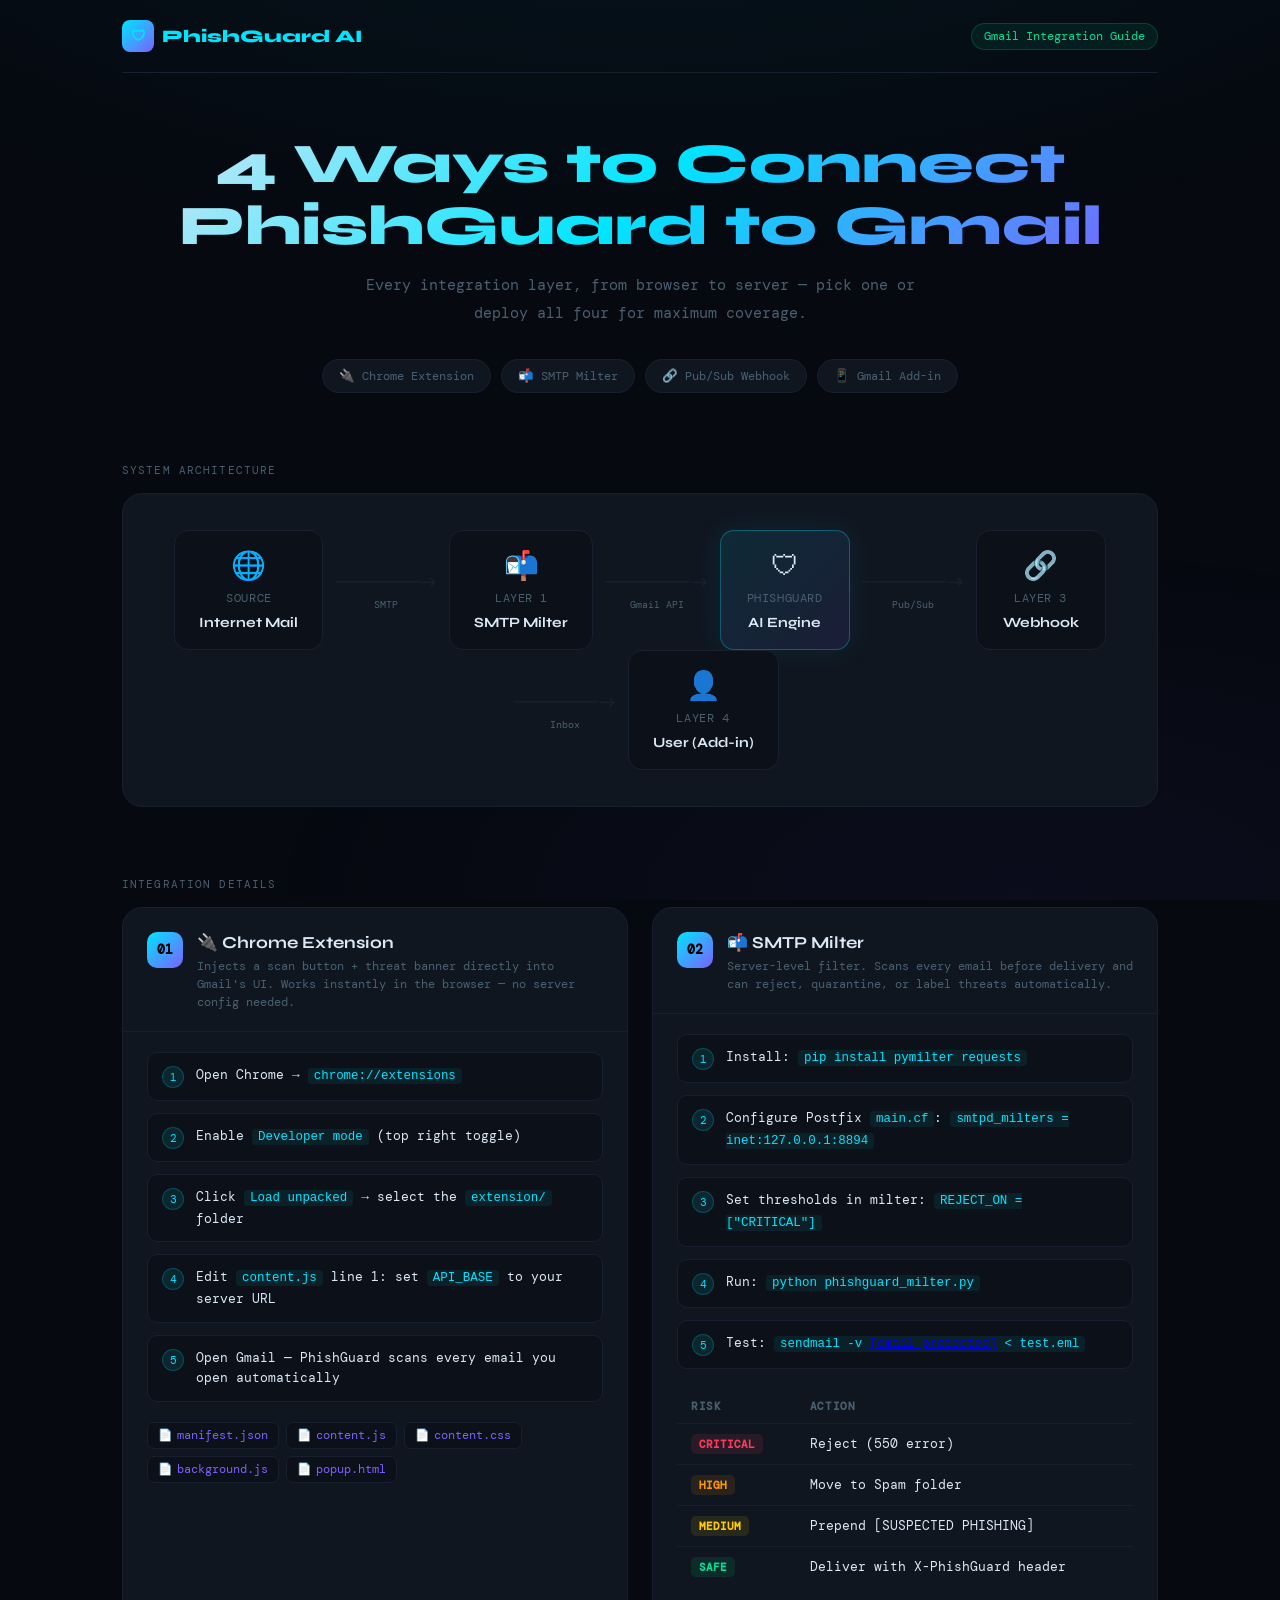
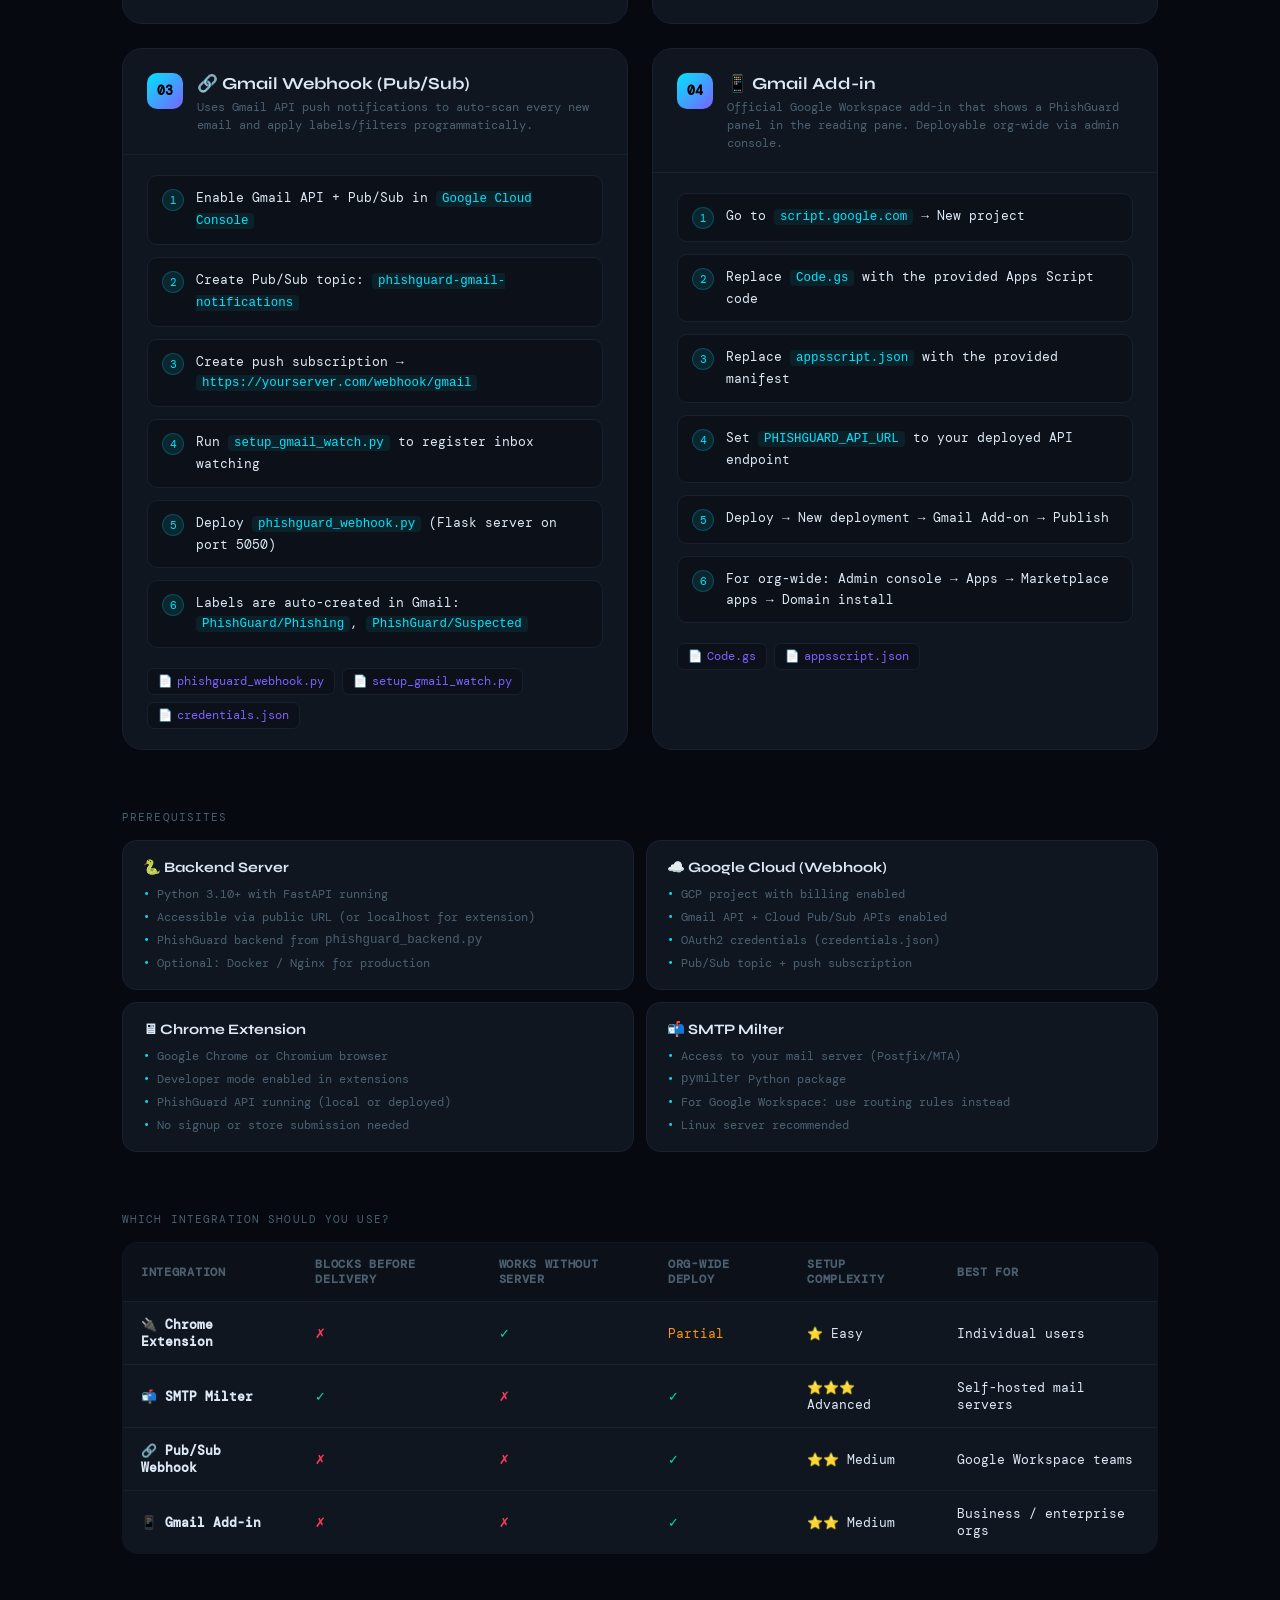
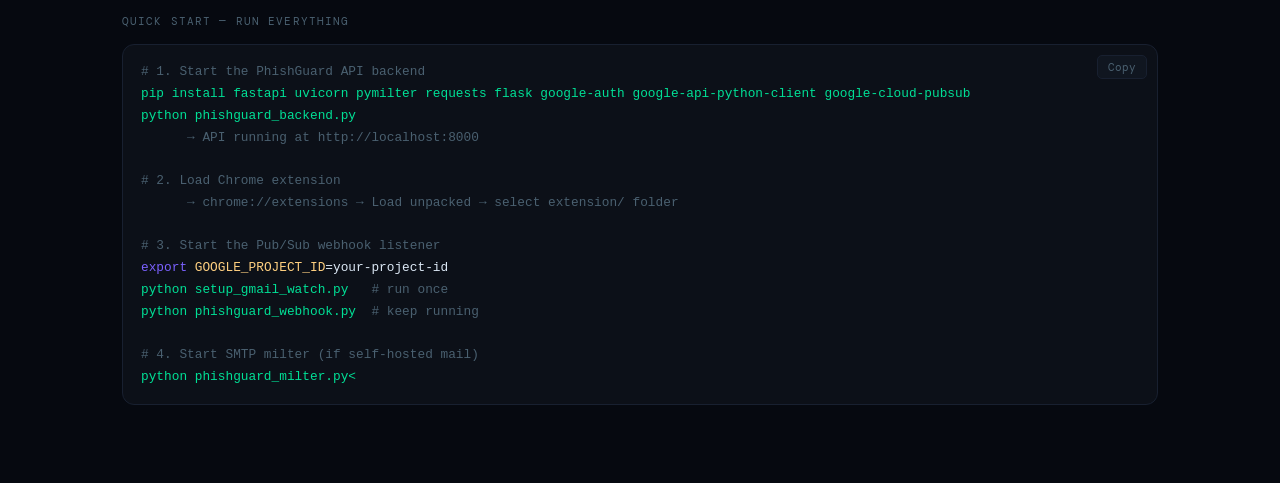
<file: phishguard-vercel/docs/integration-guide.html>
<!DOCTYPE html>
<html lang="en">
<head>
<meta charset="UTF-8"/>
<meta name="viewport" content="width=device-width, initial-scale=1.0"/>
<title>PhishGuard AI — Gmail Integration Guide</title>
<link href="https://fonts.googleapis.com/css2?family=Syne:wght@400;600;700;800&family=DM+Mono:wght@300;400;500&display=swap" rel="stylesheet"/>
<style>
:root {
  --bg: #060910; --surface: #0c1018; --card: #101620;
  --border: #182030; --accent: #00e5ff; --accent2: #7b61ff;
  --danger: #ff3b5c; --warn: #ff9500; --ok: #00e096;
  --text: #dce8f5; --muted: #4a6070;
  --font-head: 'Syne', sans-serif; --font-mono: 'DM Mono', monospace;
}
*, *::before, *::after { box-sizing: border-box; margin: 0; padding: 0; }
html { scroll-behavior: smooth; }
body {
  background: var(--bg); color: var(--text);
  font-family: var(--font-head); min-height: 100vh; overflow-x: hidden;
}
body::before {
  content: ''; position: fixed; inset: 0;
  background-image: radial-gradient(ellipse 80% 50% at 50% -20%, rgba(0,229,255,0.06), transparent),
    radial-gradient(ellipse 60% 40% at 80% 100%, rgba(123,97,255,0.05), transparent);
  pointer-events: none; z-index: 0;
}
.wrapper { position: relative; z-index: 1; max-width: 1100px; margin: 0 auto; padding: 0 32px 80px; }

/* NAV */
nav {
  display: flex; align-items: center; justify-content: space-between;
  padding: 20px 0; border-bottom: 1px solid var(--border); margin-bottom: 60px;
}
.logo { font-size: 1.1rem; font-weight: 800; color: var(--accent); display: flex; align-items: center; gap: 8px; }
.logo-box { width: 32px; height: 32px; background: linear-gradient(135deg, var(--accent), var(--accent2)); border-radius: 8px; display: flex; align-items: center; justify-content: center; font-size: 15px; }
.nav-pill { font-family: var(--font-mono); font-size: 0.72rem; color: var(--ok); background: rgba(0,224,150,0.08); border: 1px solid rgba(0,224,150,0.2); padding: 5px 12px; border-radius: 100px; }

/* HERO */
.hero { text-align: center; margin-bottom: 70px; }
.hero h1 { font-size: clamp(2rem, 5vw, 3.5rem); font-weight: 800; line-height: 1.1; margin-bottom: 16px; background: linear-gradient(135deg, #dce8f5, var(--accent) 50%, var(--accent2)); -webkit-background-clip: text; -webkit-text-fill-color: transparent; background-clip: text; }
.hero-sub { font-family: var(--font-mono); color: var(--muted); font-size: 0.95rem; max-width: 560px; margin: 0 auto 32px; line-height: 1.8; }
.integration-badges { display: flex; justify-content: center; gap: 10px; flex-wrap: wrap; }
.badge { display: flex; align-items: center; gap: 7px; background: var(--card); border: 1px solid var(--border); padding: 8px 16px; border-radius: 100px; font-family: var(--font-mono); font-size: 0.78rem; color: var(--muted); transition: all 0.2s; cursor: default; }
.badge:hover { border-color: var(--accent); color: var(--accent); }

/* ARCH DIAGRAM */
.arch-section { margin-bottom: 70px; }
.section-label { font-family: var(--font-mono); font-size: 0.7rem; text-transform: uppercase; letter-spacing: .1em; color: var(--muted); margin-bottom: 16px; }
.arch-diagram {
  background: var(--card); border: 1px solid var(--border); border-radius: 20px;
  padding: 36px 32px; display: flex; align-items: center; justify-content: center;
  gap: 0; flex-wrap: wrap;
}
.arch-node {
  display: flex; flex-direction: column; align-items: center; gap: 8px;
  padding: 18px 24px; background: var(--surface); border: 1px solid var(--border);
  border-radius: 14px; min-width: 130px; text-align: center;
  transition: all 0.25s;
}
.arch-node:hover { border-color: var(--accent); box-shadow: 0 0 20px rgba(0,229,255,0.08); }
.arch-node .icon { font-size: 28px; }
.arch-node .label { font-family: var(--font-mono); font-size: 0.72rem; color: var(--muted); text-transform: uppercase; letter-spacing: .05em; }
.arch-node .name { font-size: 0.88rem; font-weight: 700; }
.arch-arrow {
  font-size: 20px; color: var(--border); padding: 0 12px;
  display: flex; flex-direction: column; align-items: center; gap: 4px;
}
.arch-arrow .arr-label { font-family: var(--font-mono); font-size: 0.65rem; color: var(--muted); white-space: nowrap; }
.arch-center {
  background: linear-gradient(135deg, rgba(0,229,255,0.1), rgba(123,97,255,0.1));
  border-color: rgba(0,229,255,0.3);
  box-shadow: 0 0 30px rgba(0,229,255,0.08);
}

/* INTEGRATIONS GRID */
.integrations-grid { display: grid; grid-template-columns: 1fr 1fr; gap: 24px; margin-bottom: 60px; }
@media (max-width: 800px) { .integrations-grid { grid-template-columns: 1fr; } .arch-diagram { flex-direction: column; } .arch-arrow { transform: rotate(90deg); } }

.int-card {
  background: var(--card); border: 1px solid var(--border); border-radius: 20px;
  overflow: hidden; transition: border-color 0.3s, transform 0.2s;
}
.int-card:hover { border-color: rgba(0,229,255,0.2); transform: translateY(-2px); }

.int-header {
  padding: 24px 24px 20px; border-bottom: 1px solid var(--border);
  display: flex; align-items: flex-start; gap: 14px;
}
.int-num {
  width: 36px; height: 36px; background: linear-gradient(135deg, var(--accent), var(--accent2));
  border-radius: 10px; display: flex; align-items: center; justify-content: center;
  font-family: var(--font-mono); font-size: 0.8rem; font-weight: 700; color: #000;
  flex-shrink: 0;
}
.int-title { font-size: 1.05rem; font-weight: 700; margin-bottom: 4px; }
.int-sub { font-family: var(--font-mono); font-size: 0.75rem; color: var(--muted); line-height: 1.5; }

.int-body { padding: 20px 24px; }

.step-list { display: flex; flex-direction: column; gap: 12px; margin-bottom: 20px; }
.step {
  display: flex; align-items: flex-start; gap: 12px;
  background: var(--surface); border: 1px solid var(--border);
  border-radius: 10px; padding: 12px 14px;
}
.step-num {
  width: 22px; height: 22px; background: rgba(0,229,255,0.1); border: 1px solid rgba(0,229,255,0.2);
  border-radius: 50%; display: flex; align-items: center; justify-content: center;
  font-family: var(--font-mono); font-size: 0.68rem; color: var(--accent);
  flex-shrink: 0; margin-top: 1px;
}
.step-text { font-family: var(--font-mono); font-size: 0.8rem; color: var(--text); line-height: 1.6; }
.step-text code {
  background: rgba(0,229,255,0.08); color: var(--accent);
  padding: 1px 6px; border-radius: 4px; font-size: 0.78rem;
}

.file-chips { display: flex; flex-wrap: wrap; gap: 7px; }
.file-chip {
  display: flex; align-items: center; gap: 5px;
  background: var(--surface); border: 1px solid var(--border);
  padding: 5px 10px; border-radius: 7px;
  font-family: var(--font-mono); font-size: 0.72rem; color: var(--muted);
}
.file-chip .ext { color: var(--accent2); }

/* CODE BLOCK */
.code-block {
  background: var(--surface); border: 1px solid var(--border); border-radius: 12px;
  padding: 16px 18px; font-family: var(--font-mono); font-size: 0.8rem;
  line-height: 1.7; overflow-x: auto; margin: 16px 0;
  position: relative;
}
.code-block .comment { color: var(--muted); }
.code-block .cmd { color: var(--ok); }
.code-block .str { color: #ffd080; }
.code-block .kw { color: var(--accent2); }
.copy-btn {
  position: absolute; top: 10px; right: 10px;
  background: var(--card); border: 1px solid var(--border);
  color: var(--muted); font-family: var(--font-mono); font-size: 0.68rem;
  padding: 4px 10px; border-radius: 5px; cursor: pointer; transition: all 0.2s;
}
.copy-btn:hover { border-color: var(--accent); color: var(--accent); }

/* FLOW TABLE */
.flow-table { width: 100%; border-collapse: collapse; margin: 16px 0; }
.flow-table th {
  text-align: left; font-family: var(--font-mono); font-size: 0.7rem;
  text-transform: uppercase; letter-spacing: .06em; color: var(--muted);
  padding: 10px 14px; border-bottom: 1px solid var(--border);
}
.flow-table td {
  padding: 10px 14px; font-family: var(--font-mono); font-size: 0.8rem;
  border-bottom: 1px solid rgba(255,255,255,0.04);
}
.flow-table tr:last-child td { border-bottom: none; }
.risk-tag {
  display: inline-flex; align-items: center; padding: 3px 8px; border-radius: 5px;
  font-size: 0.7rem; font-weight: 700; font-family: var(--font-mono);
}
.r-safe { background: rgba(0,224,150,0.1); color: var(--ok); }
.r-med  { background: rgba(255,204,0,0.1);  color: #ffcc00; }
.r-high { background: rgba(255,149,0,0.1);  color: var(--warn); }
.r-crit { background: rgba(255,59,92,0.1);  color: var(--danger); }

/* PREREQS */
.prereq-grid { display: grid; grid-template-columns: 1fr 1fr; gap: 12px; margin-bottom: 60px; }
.prereq-card {
  background: var(--card); border: 1px solid var(--border); border-radius: 14px; padding: 18px 20px;
}
.prereq-title { font-size: 0.9rem; font-weight: 700; margin-bottom: 10px; display: flex; align-items: center; gap: 8px; }
.prereq-list { list-style: none; display: flex; flex-direction: column; gap: 7px; }
.prereq-list li { font-family: var(--font-mono); font-size: 0.78rem; color: var(--muted); display: flex; align-items: center; gap: 7px; }
.prereq-list li::before { content: '•'; color: var(--accent); }

/* COMPARISON TABLE */
.comparison { margin-bottom: 60px; }
.compare-table { width: 100%; border-collapse: collapse; background: var(--card); border: 1px solid var(--border); border-radius: 16px; overflow: hidden; }
.compare-table th { background: var(--surface); font-family: var(--font-mono); font-size: 0.72rem; text-transform: uppercase; letter-spacing: .06em; color: var(--muted); padding: 14px 18px; text-align: left; }
.compare-table td { padding: 14px 18px; font-family: var(--font-mono); font-size: 0.8rem; border-top: 1px solid var(--border); }
.compare-table tr:hover td { background: rgba(255,255,255,0.015); }
.tick { color: var(--ok); } .cross { color: var(--danger); } .part { color: var(--warn); }
.int-name { font-weight: 700; color: var(--text); }
</style>
</head>
<body>
<div class="wrapper">

  <!-- NAV -->
  <nav>
    <div class="logo"><div class="logo-box">🛡</div>PhishGuard AI</div>
    <div class="nav-pill">Gmail Integration Guide</div>
  </nav>

  <!-- HERO -->
  <div class="hero">
    <h1>4 Ways to Connect<br/>PhishGuard to Gmail</h1>
    <p class="hero-sub">Every integration layer, from browser to server — pick one or deploy all four for maximum coverage.</p>
    <div class="integration-badges">
      <div class="badge">🔌 Chrome Extension</div>
      <div class="badge">📬 SMTP Milter</div>
      <div class="badge">🔗 Pub/Sub Webhook</div>
      <div class="badge">📱 Gmail Add-in</div>
    </div>
  </div>

  <!-- ARCHITECTURE DIAGRAM -->
  <div class="arch-section">
    <div class="section-label">System Architecture</div>
    <div class="arch-diagram">
      <div class="arch-node">
        <div class="icon">🌐</div>
        <div class="label">Source</div>
        <div class="name">Internet Mail</div>
      </div>
      <div class="arch-arrow"><div>──────→</div><div class="arr-label">SMTP</div></div>
      <div class="arch-node">
        <div class="icon">📬</div>
        <div class="label">Layer 1</div>
        <div class="name">SMTP Milter</div>
      </div>
      <div class="arch-arrow"><div>──────→</div><div class="arr-label">Gmail API</div></div>
      <div class="arch-node arch-center">
        <div class="icon">🛡</div>
        <div class="label">PhishGuard</div>
        <div class="name">AI Engine</div>
      </div>
      <div class="arch-arrow"><div>──────→</div><div class="arr-label">Pub/Sub</div></div>
      <div class="arch-node">
        <div class="icon">🔗</div>
        <div class="label">Layer 3</div>
        <div class="name">Webhook</div>
      </div>
      <div class="arch-arrow"><div>──────→</div><div class="arr-label">Inbox</div></div>
      <div class="arch-node">
        <div class="icon">👤</div>
        <div class="label">Layer 4</div>
        <div class="name">User (Add-in)</div>
      </div>
    </div>
  </div>

  <!-- INTEGRATIONS GRID -->
  <div class="section-label">Integration Details</div>
  <div class="integrations-grid">

    <!-- 1. CHROME EXTENSION -->
    <div class="int-card">
      <div class="int-header">
        <div class="int-num">01</div>
        <div>
          <div class="int-title">🔌 Chrome Extension</div>
          <div class="int-sub">Injects a scan button + threat banner directly into Gmail's UI. Works instantly in the browser — no server config needed.</div>
        </div>
      </div>
      <div class="int-body">
        <div class="step-list">
          <div class="step"><div class="step-num">1</div><div class="step-text">Open Chrome → <code>chrome://extensions</code></div></div>
          <div class="step"><div class="step-num">2</div><div class="step-text">Enable <code>Developer mode</code> (top right toggle)</div></div>
          <div class="step"><div class="step-num">3</div><div class="step-text">Click <code>Load unpacked</code> → select the <code>extension/</code> folder</div></div>
          <div class="step"><div class="step-num">4</div><div class="step-text">Edit <code>content.js</code> line 1: set <code>API_BASE</code> to your server URL</div></div>
          <div class="step"><div class="step-num">5</div><div class="step-text">Open Gmail — PhishGuard scans every email you open automatically</div></div>
        </div>
        <div class="file-chips">
          <div class="file-chip">📄 <span class="ext">manifest.json</span></div>
          <div class="file-chip">📄 <span class="ext">content.js</span></div>
          <div class="file-chip">📄 <span class="ext">content.css</span></div>
          <div class="file-chip">📄 <span class="ext">background.js</span></div>
          <div class="file-chip">📄 <span class="ext">popup.html</span></div>
        </div>
      </div>
    </div>

    <!-- 2. SMTP MILTER -->
    <div class="int-card">
      <div class="int-header">
        <div class="int-num">02</div>
        <div>
          <div class="int-title">📬 SMTP Milter</div>
          <div class="int-sub">Server-level filter. Scans every email before delivery and can reject, quarantine, or label threats automatically.</div>
        </div>
      </div>
      <div class="int-body">
        <div class="step-list">
          <div class="step"><div class="step-num">1</div><div class="step-text">Install: <code>pip install pymilter requests</code></div></div>
          <div class="step"><div class="step-num">2</div><div class="step-text">Configure Postfix <code>main.cf</code>: <code>smtpd_milters = inet:127.0.0.1:8894</code></div></div>
          <div class="step"><div class="step-num">3</div><div class="step-text">Set thresholds in milter: <code>REJECT_ON = ["CRITICAL"]</code></div></div>
          <div class="step"><div class="step-num">4</div><div class="step-text">Run: <code>python phishguard_milter.py</code></div></div>
          <div class="step"><div class="step-num">5</div><div class="step-text">Test: <code>sendmail -v <a href="/cdn-cgi/l/email-protection" class="__cf_email__" data-cfemail="c0b4a5b3b480b9afb5b2a4afada1a9aeeea3afad">[email&#160;protected]</a> &lt; test.eml</code></div></div>
        </div>
        <table class="flow-table">
          <tr><th>Risk</th><th>Action</th></tr>
          <tr><td><span class="risk-tag r-crit">CRITICAL</span></td><td>Reject (550 error)</td></tr>
          <tr><td><span class="risk-tag r-high">HIGH</span></td><td>Move to Spam folder</td></tr>
          <tr><td><span class="risk-tag r-med">MEDIUM</span></td><td>Prepend [SUSPECTED PHISHING]</td></tr>
          <tr><td><span class="risk-tag r-safe">SAFE</span></td><td>Deliver with X-PhishGuard header</td></tr>
        </table>
      </div>
    </div>

    <!-- 3. WEBHOOK -->
    <div class="int-card">
      <div class="int-header">
        <div class="int-num">03</div>
        <div>
          <div class="int-title">🔗 Gmail Webhook (Pub/Sub)</div>
          <div class="int-sub">Uses Gmail API push notifications to auto-scan every new email and apply labels/filters programmatically.</div>
        </div>
      </div>
      <div class="int-body">
        <div class="step-list">
          <div class="step"><div class="step-num">1</div><div class="step-text">Enable Gmail API + Pub/Sub in <code>Google Cloud Console</code></div></div>
          <div class="step"><div class="step-num">2</div><div class="step-text">Create Pub/Sub topic: <code>phishguard-gmail-notifications</code></div></div>
          <div class="step"><div class="step-num">3</div><div class="step-text">Create push subscription → <code>https://yourserver.com/webhook/gmail</code></div></div>
          <div class="step"><div class="step-num">4</div><div class="step-text">Run <code>setup_gmail_watch.py</code> to register inbox watching</div></div>
          <div class="step"><div class="step-num">5</div><div class="step-text">Deploy <code>phishguard_webhook.py</code> (Flask server on port 5050)</div></div>
          <div class="step"><div class="step-num">6</div><div class="step-text">Labels are auto-created in Gmail: <code>PhishGuard/Phishing</code>, <code>PhishGuard/Suspected</code></div></div>
        </div>
        <div class="file-chips">
          <div class="file-chip">📄 <span class="ext">phishguard_webhook.py</span></div>
          <div class="file-chip">📄 <span class="ext">setup_gmail_watch.py</span></div>
          <div class="file-chip">📄 <span class="ext">credentials.json</span></div>
        </div>
      </div>
    </div>

    <!-- 4. ADD-IN -->
    <div class="int-card">
      <div class="int-header">
        <div class="int-num">04</div>
        <div>
          <div class="int-title">📱 Gmail Add-in</div>
          <div class="int-sub">Official Google Workspace add-in that shows a PhishGuard panel in the reading pane. Deployable org-wide via admin console.</div>
        </div>
      </div>
      <div class="int-body">
        <div class="step-list">
          <div class="step"><div class="step-num">1</div><div class="step-text">Go to <code>script.google.com</code> → New project</div></div>
          <div class="step"><div class="step-num">2</div><div class="step-text">Replace <code>Code.gs</code> with the provided Apps Script code</div></div>
          <div class="step"><div class="step-num">3</div><div class="step-text">Replace <code>appsscript.json</code> with the provided manifest</div></div>
          <div class="step"><div class="step-num">4</div><div class="step-text">Set <code>PHISHGUARD_API_URL</code> to your deployed API endpoint</div></div>
          <div class="step"><div class="step-num">5</div><div class="step-text">Deploy → New deployment → Gmail Add-on → Publish</div></div>
          <div class="step"><div class="step-num">6</div><div class="step-text">For org-wide: Admin console → Apps → Marketplace apps → Domain install</div></div>
        </div>
        <div class="file-chips">
          <div class="file-chip">📄 <span class="ext">Code.gs</span></div>
          <div class="file-chip">📄 <span class="ext">appsscript.json</span></div>
        </div>
      </div>
    </div>

  </div>

  <!-- PREREQUISITES -->
  <div class="section-label">Prerequisites</div>
  <div class="prereq-grid">
    <div class="prereq-card">
      <div class="prereq-title">🐍 Backend Server</div>
      <ul class="prereq-list">
        <li>Python 3.10+ with FastAPI running</li>
        <li>Accessible via public URL (or localhost for extension)</li>
        <li>PhishGuard backend from <code>phishguard_backend.py</code></li>
        <li>Optional: Docker / Nginx for production</li>
      </ul>
    </div>
    <div class="prereq-card">
      <div class="prereq-title">☁️ Google Cloud (Webhook)</div>
      <ul class="prereq-list">
        <li>GCP project with billing enabled</li>
        <li>Gmail API + Cloud Pub/Sub APIs enabled</li>
        <li>OAuth2 credentials (credentials.json)</li>
        <li>Pub/Sub topic + push subscription</li>
      </ul>
    </div>
    <div class="prereq-card">
      <div class="prereq-title">🖥 Chrome Extension</div>
      <ul class="prereq-list">
        <li>Google Chrome or Chromium browser</li>
        <li>Developer mode enabled in extensions</li>
        <li>PhishGuard API running (local or deployed)</li>
        <li>No signup or store submission needed</li>
      </ul>
    </div>
    <div class="prereq-card">
      <div class="prereq-title">📬 SMTP Milter</div>
      <ul class="prereq-list">
        <li>Access to your mail server (Postfix/MTA)</li>
        <li><code>pymilter</code> Python package</li>
        <li>For Google Workspace: use routing rules instead</li>
        <li>Linux server recommended</li>
      </ul>
    </div>
  </div>

  <!-- COMPARISON -->
  <div class="comparison">
    <div class="section-label">Which Integration Should You Use?</div>
    <table class="compare-table">
      <tr>
        <th>Integration</th><th>Blocks Before Delivery</th><th>Works Without Server</th>
        <th>Org-Wide Deploy</th><th>Setup Complexity</th><th>Best For</th>
      </tr>
      <tr>
        <td class="int-name">🔌 Chrome Extension</td>
        <td><span class="cross">✗</span></td>
        <td><span class="tick">✓</span></td>
        <td><span class="part">Partial</span></td>
        <td>⭐ Easy</td>
        <td>Individual users</td>
      </tr>
      <tr>
        <td class="int-name">📬 SMTP Milter</td>
        <td><span class="tick">✓</span></td>
        <td><span class="cross">✗</span></td>
        <td><span class="tick">✓</span></td>
        <td>⭐⭐⭐ Advanced</td>
        <td>Self-hosted mail servers</td>
      </tr>
      <tr>
        <td class="int-name">🔗 Pub/Sub Webhook</td>
        <td><span class="cross">✗</span></td>
        <td><span class="cross">✗</span></td>
        <td><span class="tick">✓</span></td>
        <td>⭐⭐ Medium</td>
        <td>Google Workspace teams</td>
      </tr>
      <tr>
        <td class="int-name">📱 Gmail Add-in</td>
        <td><span class="cross">✗</span></td>
        <td><span class="cross">✗</span></td>
        <td><span class="tick">✓</span></td>
        <td>⭐⭐ Medium</td>
        <td>Business / enterprise orgs</td>
      </tr>
    </table>
  </div>

  <!-- QUICK START CODE -->
  <div class="section-label">Quick Start — Run Everything</div>
  <div class="code-block">
    <button class="copy-btn" onclick="navigator.clipboard.writeText(this.nextElementSibling.innerText);this.textContent='Copied!'">Copy</button>
    <pre><span class="comment"># 1. Start the PhishGuard API backend</span>
<span class="cmd">pip install fastapi uvicorn pymilter requests flask google-auth google-api-python-client google-cloud-pubsub</span>
<span class="cmd">python phishguard_backend.py</span>
<span class="comment">      → API running at http://localhost:8000</span>

<span class="comment"># 2. Load Chrome extension</span>
<span class="comment">      → chrome://extensions → Load unpacked → select extension/ folder</span>

<span class="comment"># 3. Start the Pub/Sub webhook listener</span>
<span class="kw">export</span> <span class="str">GOOGLE_PROJECT_ID</span>=your-project-id
<span class="cmd">python setup_gmail_watch.py</span>   <span class="comment"># run once</span>
<span class="cmd">python phishguard_webhook.py</span>  <span class="comment"># keep running</span>

<span class="comment"># 4. Start SMTP milter (if self-hosted mail)</span>
<span class="cmd">python phishguard_milter.py<
</file>
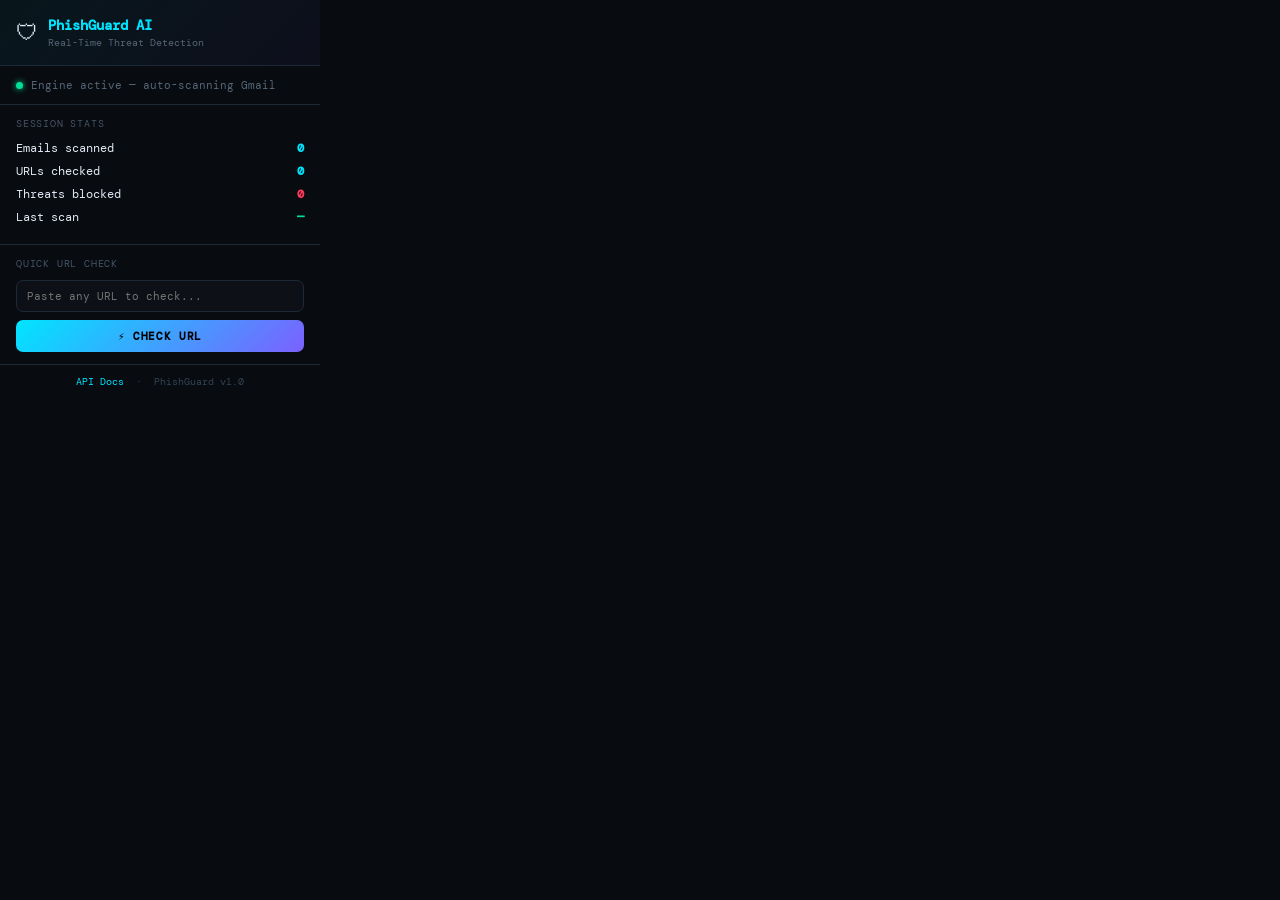
<file: phishguard-vercel/integrations/chrome-extension/popup.html>
<!DOCTYPE html>
<html>
<head>
<meta charset="UTF-8"/>
<style>
  * { box-sizing: border-box; margin: 0; padding: 0; }
  body {
    width: 320px; background: #080b10; color: #e2eaf5;
    font-family: 'DM Mono', 'Courier New', monospace; font-size: 13px;
  }
  .header {
    display: flex; align-items: center; gap: 10px;
    padding: 16px; border-bottom: 1px solid #1c2a38;
    background: linear-gradient(135deg, rgba(0,229,255,0.05), rgba(123,97,255,0.05));
  }
  .logo { font-size: 22px; }
  .title { font-size: 14px; font-weight: 700; color: #00e5ff; }
  .sub { font-size: 10px; color: #556677; margin-top: 2px; }
  .status-row {
    display: flex; align-items: center; gap: 8px;
    padding: 12px 16px; border-bottom: 1px solid #1c2a38;
    font-size: 11px; color: #556677;
  }
  .dot {
    width: 7px; height: 7px; border-radius: 50%;
    background: #00e096;
    box-shadow: 0 0 6px #00e096;
    animation: blink 2s ease-in-out infinite;
  }
  @keyframes blink { 0%,100% { opacity:1 } 50% { opacity:0.2 } }
  .section { padding: 12px 16px; border-bottom: 1px solid #1c2a38; }
  .section-title {
    font-size: 10px; text-transform: uppercase; letter-spacing: .08em;
    color: #445566; margin-bottom: 10px;
  }
  .stat-row {
    display: flex; justify-content: space-between;
    align-items: center; margin-bottom: 7px; font-size: 12px;
  }
  .stat-val { font-weight: 700; color: #00e5ff; }
  .stat-val.danger { color: #ff3b5c; }
  .stat-val.ok { color: #00e096; }
  .url-input {
    width: 100%; background: #0d1117; border: 1px solid #1c2a38;
    border-radius: 7px; color: #e2eaf5; font-family: inherit;
    font-size: 11px; padding: 8px 10px; outline: none;
  }
  .url-input:focus { border-color: #00e5ff; }
  .scan-btn {
    width: 100%; padding: 9px;
    background: linear-gradient(135deg, #00e5ff, #7b61ff);
    color: #000; font-family: inherit; font-size: 11px; font-weight: 700;
    border: none; border-radius: 7px; cursor: pointer; margin-top: 8px;
    letter-spacing: .06em; text-transform: uppercase;
    transition: opacity .2s;
  }
  .scan-btn:hover { opacity: .88; }
  .result {
    margin-top: 10px; padding: 10px; border-radius: 7px;
    border: 1px solid #1c2a38; font-size: 11px; display: none;
  }
  .result.visible { display: block; }
  .footer {
    padding: 10px 16px; text-align: center;
    font-size: 10px; color: #334455;
  }
  a { color: #00e5ff; text-decoration: none; }
</style>
<link href="https://fonts.googleapis.com/css2?family=DM+Mono:wght@400;500&display=swap" rel="stylesheet"/>
</head>
<body>

<div class="header">
  <div class="logo">🛡</div>
  <div>
    <div class="title">PhishGuard AI</div>
    <div class="sub">Real-Time Threat Detection</div>
  </div>
</div>

<div class="status-row">
  <div class="dot"></div>
  <span>Engine active — auto-scanning Gmail</span>
</div>

<div class="section">
  <div class="section-title">Session Stats</div>
  <div class="stat-row"><span>Emails scanned</span><span class="stat-val" id="s-emails">0</span></div>
  <div class="stat-row"><span>URLs checked</span><span class="stat-val" id="s-urls">0</span></div>
  <div class="stat-row"><span>Threats blocked</span><span class="stat-val danger" id="s-threats">0</span></div>
  <div class="stat-row"><span>Last scan</span><span class="stat-val ok" id="s-last">—</span></div>
</div>

<div class="section">
  <div class="section-title">Quick URL Check</div>
  <input class="url-input" id="url-inp" type="text" placeholder="Paste any URL to check..."/>
  <button class="scan-btn" id="check-btn" onclick="checkUrl()">⚡ Check URL</button>
  <div class="result" id="url-result"></div>
</div>

<div class="footer">
  <a href="http://localhost:8000/docs" target="_blank">API Docs</a> &nbsp;·&nbsp;
  PhishGuard v1.0
</div>

<script>
const RISK_COLORS = { SAFE:'#00e096', LOW:'#5df5c0', MEDIUM:'#ffcc00', HIGH:'#ff9500', CRITICAL:'#ff3b5c' };

// Load session stats from storage
chrome.storage.session.get(['emails','urls','threats','lastScan'], (d) => {
  document.getElementById('s-emails').textContent  = d.emails  || 0;
  document.getElementById('s-urls').textContent    = d.urls    || 0;
  document.getElementById('s-threats').textContent = d.threats || 0;
  document.getElementById('s-last').textContent    = d.lastScan || '—';
});

async function checkUrl() {
  const url = document.getElementById('url-inp').value.trim();
  if (!url) return;
  const btn = document.getElementById('check-btn');
  btn.textContent = '⏳ Scanning...'; btn.disabled = true;

  try {
    const r = await fetch('http://localhost:8000/api/scan/url', {
      method: 'POST', headers: { 'Content-Type': 'application/json' },
      body: JSON.stringify({ url })
    });
    const data = await r.json();
    const color = RISK_COLORS[data.risk_level];
    const el = document.getElementById('url-result');
    el.style.borderColor = color + '44';
    el.style.background  = color + '12';
    el.innerHTML = `
      <div style="color:${color};font-weight:700;margin-bottom:5px">${data.risk_level} RISK — ${Math.round(data.confidence*100)}%</div>
      <div style="color:#8899aa;font-size:10.5px">${data.recommendation}</div>`;
    el.classList.add('visible');
  } catch {
    document.getElementById('url-result').innerHTML = `<span style="color:#ff9500">⚠ Cannot reach PhishGuard API</span>`;
    document.getElementById('url-result').classList.add('visible');
  } finally {
    btn.textContent = '⚡ Check URL'; btn.disabled = false;
  }
}
</script>
</body>
</html>
</file>
